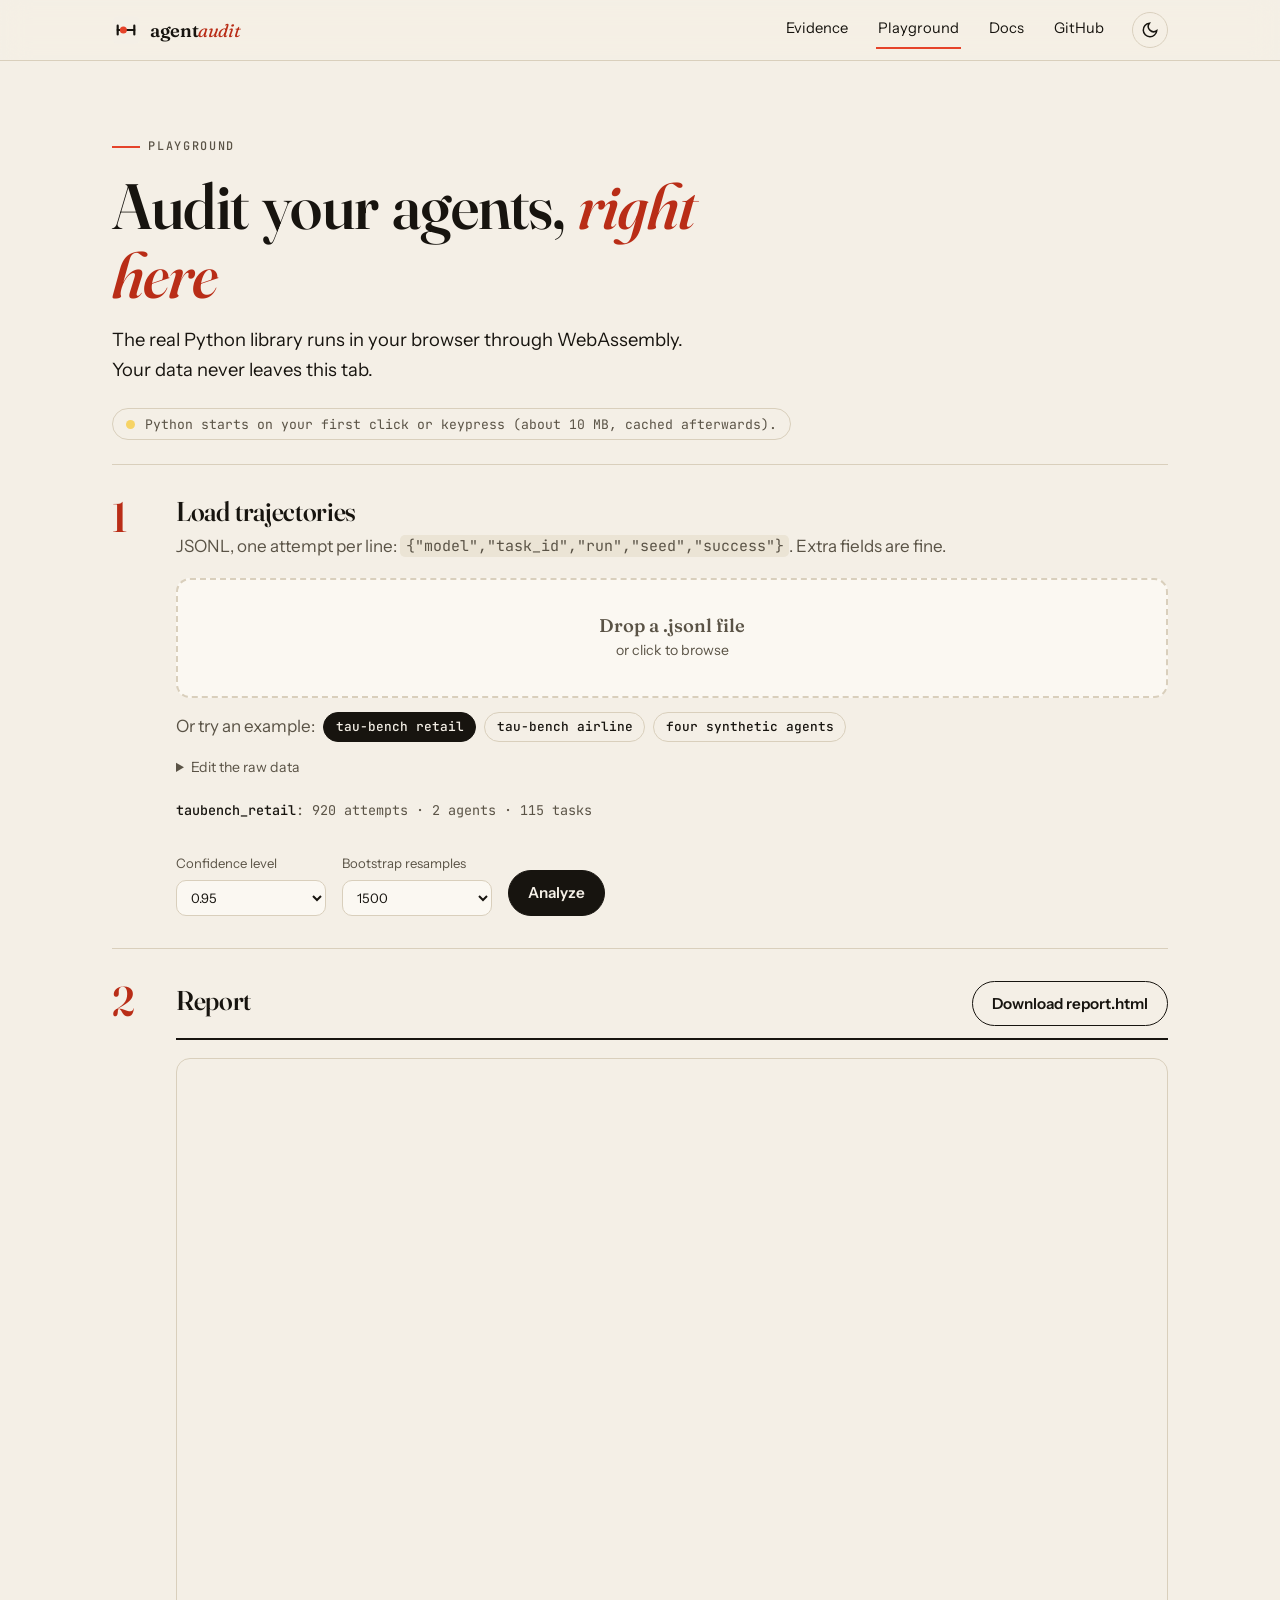
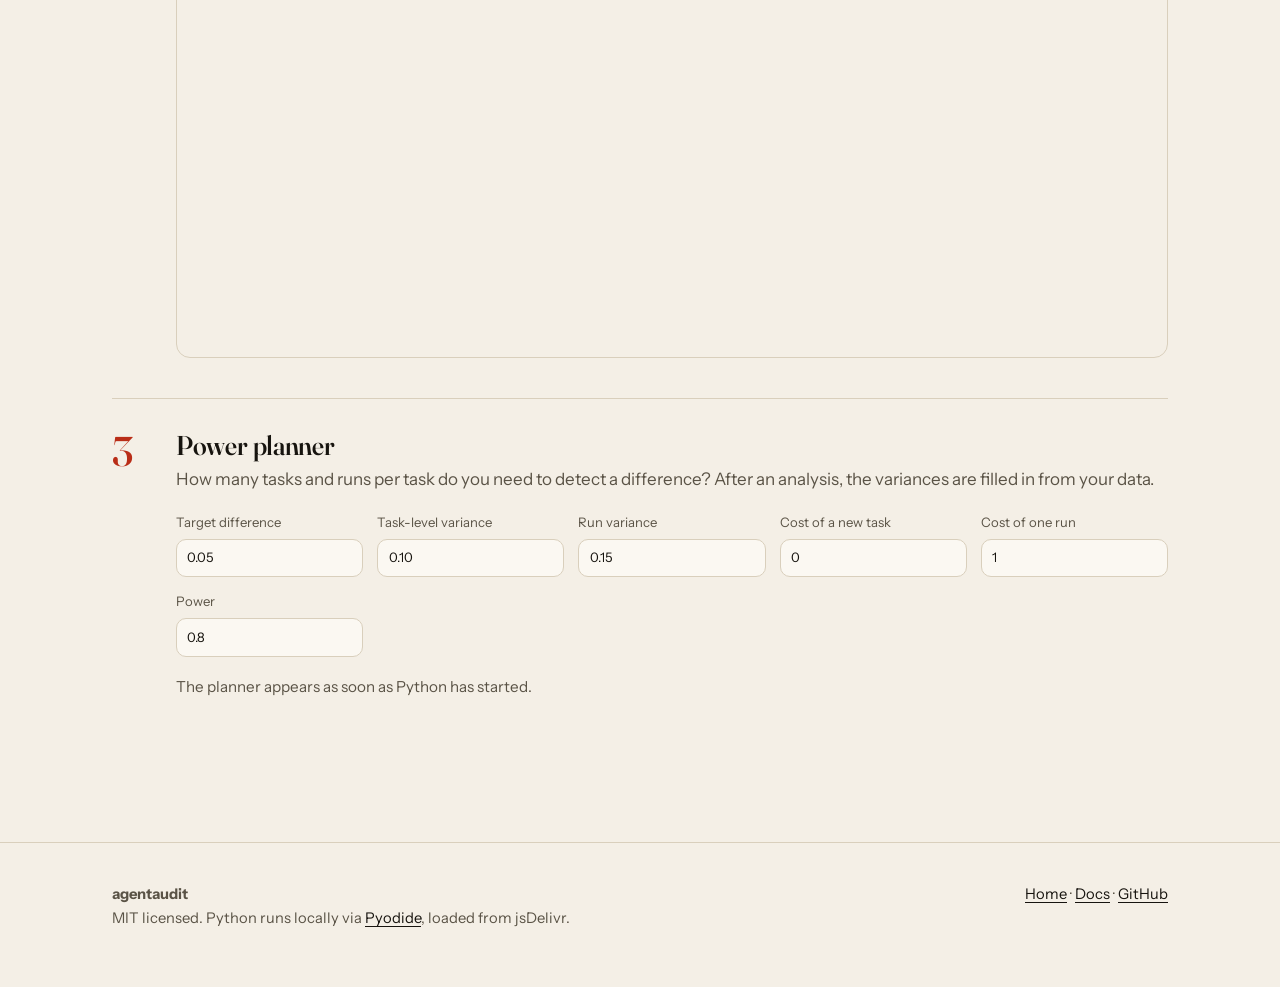
<file: web/playground/index.html>
<!doctype html>
<html lang="en">
<head>
<meta charset="utf-8">
<meta name="viewport" content="width=device-width,initial-scale=1">
<title>Playground · AgentAudit</title>
<meta name="description" content="Upload agent trajectories and get confidence intervals, variance decomposition, ranking uncertainty and a power plan. The real Python library runs in your browser through WebAssembly; nothing is uploaded.">
<meta name="theme-color" content="#f4efe6" media="(prefers-color-scheme: light)">
<meta name="theme-color" content="#12100d" media="(prefers-color-scheme: dark)">
<link rel="icon" href="../assets/mark.svg" type="image/svg+xml">
<meta property="og:title" content="AgentAudit playground">
<meta property="og:description" content="Audit your agents in the browser. The exact Python library, via WebAssembly. Nothing leaves your machine.">
<meta property="og:image" content="https://fragompul.github.io/agentaudit/assets/og.png">
<link rel="preload" href="../fonts/fraunces-latin-opsz-normal.woff2" as="font" type="font/woff2" crossorigin>
<link rel="preload" href="../fonts/fraunces-latin-opsz-italic.woff2" as="font" type="font/woff2" crossorigin>
<link rel="stylesheet" href="../css/tokens.css">
<link rel="stylesheet" href="../css/base.css">
<link rel="stylesheet" href="../css/playground.css">
<script>try{var t=localStorage.getItem("aa-theme");if(t)document.documentElement.dataset.theme=t}catch(e){}</script>
</head>
<body>
<a class="skip" href="#main">Skip to content</a>
<header class="site-head">
  <div class="wrap">
    <a class="brand" href="../"><img src="../assets/mark.svg" alt="" width="28" height="28"><span>agent<b>audit</b></span></a>
    <nav aria-label="Primary">
      <a class="hide-s" href="../#evidence">Evidence</a>
      <a href="./" aria-current="page">Playground</a>
      <a href="../docs/">Docs</a>
      <a class="hide-s" href="https://github.com/fragompul/agentaudit">GitHub</a>
      <button class="icon-btn" id="theme" type="button" aria-label="Toggle colour theme"><svg width="18" height="18" viewBox="0 0 24 24" fill="none" stroke="currentColor" stroke-width="2" stroke-linecap="round"><path d="M21 12.8A9 9 0 1 1 11.2 3a7 7 0 0 0 9.8 9.8z"/></svg></button>
    </nav>
  </div>
</header>

<main id="main" class="wrap">
  <section class="intro">
    <p class="eyebrow">Playground</p>
    <h1>Audit your agents, <em>right here</em></h1>
    <p class="lede">The real Python library runs in your browser through WebAssembly. Your data never leaves this tab.</p>
    <p class="engine" id="engine" role="status" aria-live="polite"><span class="dot" aria-hidden="true"></span><span id="status">Python starts on your first click or keypress (about 10 MB, cached afterwards).</span></p>
  </section>

  <section class="step" aria-labelledby="s1">
    <div class="step-n" aria-hidden="true">1</div>
    <div class="step-b">
      <h2 id="s1">Load trajectories</h2>
      <p class="muted">JSONL, one attempt per line: <code>{"model","task_id","run","seed","success"}</code>. Extra fields are fine.</p>
      <label class="drop" id="drop" tabindex="0">
        <input id="file" type="file" accept=".jsonl,.json,.txt" hidden>
        <strong>Drop a .jsonl file</strong>
        <span>or click to browse</span>
      </label>
      <div class="chips" role="group" aria-label="Examples">
        <span class="muted">Or try an example:</span>
        <button class="chip" type="button" data-example="taubench_retail">tau-bench retail</button>
        <button class="chip" type="button" data-example="taubench_airline">tau-bench airline</button>
        <button class="chip" type="button" data-example="synthetic">four synthetic agents</button>
      </div>
      <details class="raw">
        <summary>Edit the raw data</summary>
        <textarea id="data" rows="7" spellcheck="false" placeholder="paste JSONL here" aria-label="Trajectories JSONL"></textarea>
      </details>
      <p class="summary" id="summary" aria-live="polite"></p>
      <div class="controls">
        <label>Confidence level
          <select id="level"><option>0.95</option><option>0.90</option><option>0.99</option></select>
        </label>
        <label>Bootstrap resamples
          <select id="nboot"><option>1000</option><option selected>1500</option><option>4000</option></select>
        </label>
        <button class="btn primary" id="analyze" type="button" disabled>Analyze</button>
      </div>
    </div>
  </section>

  <section class="step" id="output" aria-labelledby="s2" hidden>
    <div class="step-n" aria-hidden="true">2</div>
    <div class="step-b">
      <div class="head-row">
        <h2 id="s2">Report</h2>
        <button class="btn" id="download" type="button">Download report.html</button>
      </div>
      <div class="kpis" id="kpis"></div>
      <iframe id="report" title="AgentAudit report"></iframe>
    </div>
  </section>

  <section class="step" id="power" aria-labelledby="s3">
    <div class="step-n" aria-hidden="true">3</div>
    <div class="step-b">
      <h2 id="s3">Power planner</h2>
      <p class="muted">How many tasks and runs per task do you need to detect a difference? After an analysis, the variances are filled in from your data.</p>
      <div class="grid">
        <label>Target difference<input id="p-delta" type="number" step="0.01" value="0.05"></label>
        <label>Task-level variance<input id="p-tv" type="number" step="0.01" value="0.10"></label>
        <label>Run variance<input id="p-rv" type="number" step="0.01" value="0.15"></label>
        <label>Cost of a new task<input id="p-ct" type="number" step="1" value="0"></label>
        <label>Cost of one run<input id="p-cr" type="number" step="1" value="1"></label>
        <label>Power<input id="p-pw" type="number" step="0.05" value="0.8"></label>
      </div>
      <div id="power-out" aria-live="polite"><p class="muted power-note">The planner appears as soon as Python has started.</p></div>
    </div>
  </section>
</main>

<footer class="site-foot">
  <div class="wrap">
    <div><strong>agentaudit</strong><br>MIT licensed. Python runs locally via <a href="https://pyodide.org">Pyodide</a>, loaded from jsDelivr.</div>
    <div><a href="../">Home</a> · <a href="../docs/">Docs</a> · <a href="https://github.com/fragompul/agentaudit">GitHub</a></div>
  </div>
</footer>
<script type="module" src="../js/playground.js"></script>
</body>
</html>
</file>
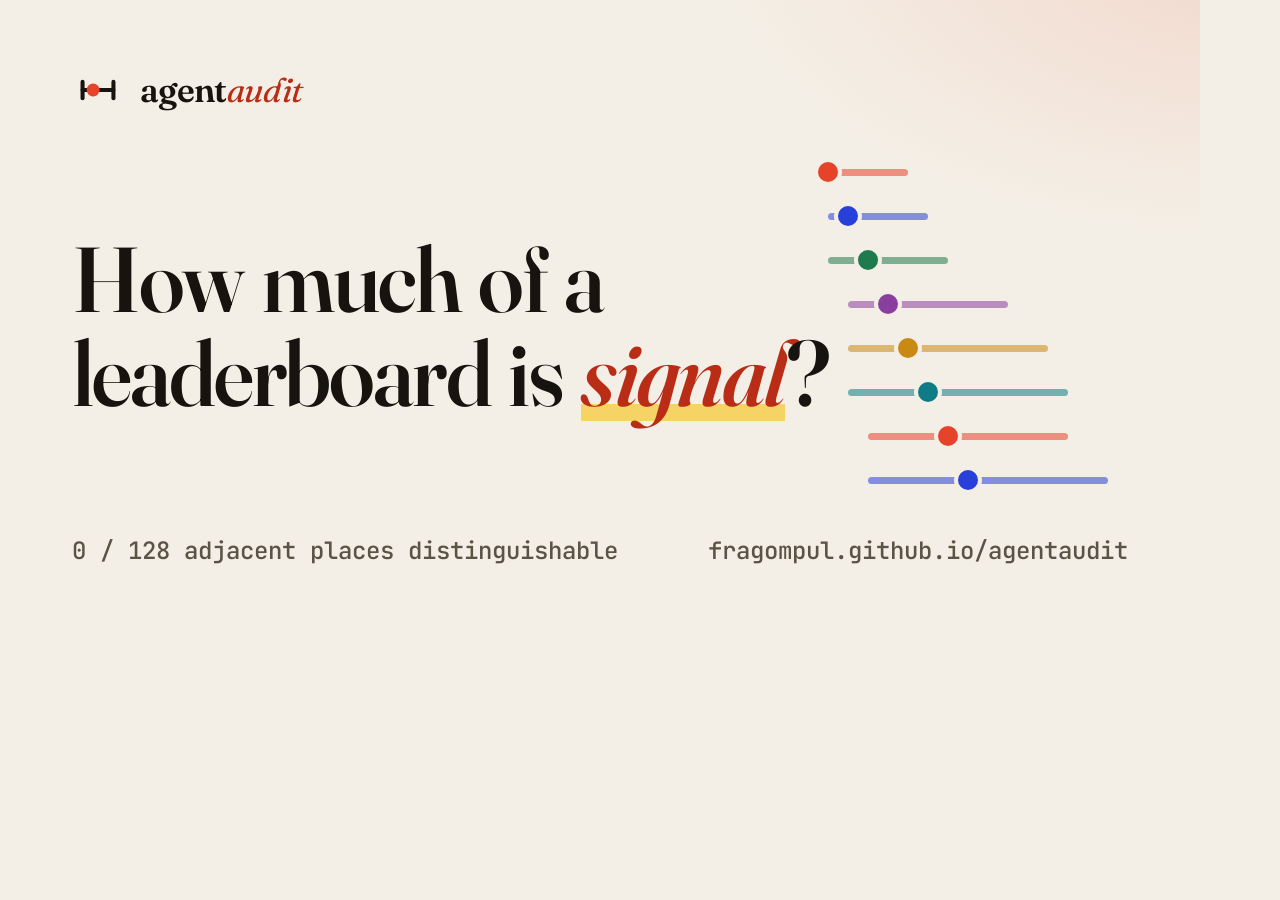
<file: web/assets/og.html>
<!doctype html>
<html><head><meta charset="utf-8">
<link rel="stylesheet" href="../css/tokens.css">
<style>
html,body{margin:0;width:1200px;height:630px;background:#f4efe6;color:#17140f;overflow:hidden;font-family:"Instrument Sans",sans-serif}
.card{position:relative;width:1200px;height:630px;box-sizing:border-box;padding:64px 72px;display:flex;flex-direction:column;justify-content:space-between;background:
 radial-gradient(900px 500px at 105% -10%,rgba(229,67,42,.14),transparent 60%),#f4efe6}
.brand{display:flex;align-items:center;gap:16px;font:600 34px "Fraunces",serif;letter-spacing:-.02em}
.brand img{width:52px;height:52px}
.brand i{font-weight:400;color:#b92d17}
h1{font:560 92px/1.02 "Fraunces",serif;letter-spacing:-.02em;word-spacing:.06em;margin:0;max-width:760px;font-variation-settings:"opsz" 144}
h1 em{color:#b92d17;background:linear-gradient(transparent 78%,#f6d365 78% 93%,transparent 93%)}
.foot{display:flex;justify-content:space-between;font:500 24px "JetBrains Mono",monospace;color:#5a5346}
.chart{position:absolute;right:72px;top:150px;width:300px}
.r{position:relative;height:44px}
.r i{position:absolute;top:19px;height:7px;border-radius:4px;opacity:.55}
.r b{position:absolute;top:12px;width:20px;height:20px;border-radius:50%;margin-left:-10px;box-shadow:0 0 0 4px #f4efe6}
</style></head>
<body><div class="card">
<div class="brand"><img src="mark.svg" alt=""><span>agent<i>audit</i></span></div>
<h1>How much of a leaderboard is <em>signal</em>?</h1>
<div class="chart" id="chart"></div>
<div class="foot"><span>0 / 128 adjacent places distinguishable</span><span>fragompul.github.io/agentaudit</span></div>
</div>
<script>
const rows=[[1,5],[1,6],[1,7],[2,10],[2,12],[2,13],[3,13],[3,15]],cols=["#e5432a","#2740d9","#1f7a4d","#8a3f9e","#c98a14","#0e7c86","#e5432a","#2740d9"];
document.getElementById("chart").innerHTML=rows.map(([a,b],i)=>`<div class="r"><i style="left:${(a-1)/15*100}%;width:${(b-a)/15*100}%;background:${cols[i]}"></i><b style="left:${i/15*100}%;background:${cols[i]}"></b></div>`).join("");
</script></body></html>
</file>
<file: web/css/tokens.css>
/* AgentAudit design tokens: warm paper, ink, vermilion. Editorial, but with an instrument's precision. */
@font-face{font-family:"Fraunces";src:url("../fonts/fraunces-latin-opsz-normal.woff2") format("woff2");font-weight:100 900;font-style:normal;font-display:swap}
@font-face{font-family:"Fraunces";src:url("../fonts/fraunces-latin-opsz-italic.woff2") format("woff2");font-weight:100 900;font-style:italic;font-display:swap}
@font-face{font-family:"Instrument Sans";src:url("../fonts/instrument-sans-latin-wght-normal.woff2") format("woff2");font-weight:400 700;font-style:normal;font-display:swap}
@font-face{font-family:"JetBrains Mono";src:url("../fonts/jetbrains-mono-latin-400-normal.woff2") format("woff2");font-weight:400;font-display:swap}
@font-face{font-family:"JetBrains Mono";src:url("../fonts/jetbrains-mono-latin-500-normal.woff2") format("woff2");font-weight:500;font-display:swap}

:root{
  color-scheme:light dark;
  --paper:#f4efe6; --paper-2:#ebe4d5; --card:#fbf8f2;
  --ink:#17140f; --ink-2:#5a5346; --rule:#d9cfbc;
  --accent:#e5432a; --accent-ink:#b92d17; --blue:#2740d9; --lemon:#f6d365;
  --s1:#e5432a; --s2:#2740d9; --s3:#1f7a4d; --s4:#8a3f9e; --s5:#c98a14; --s6:#0e7c86; --s7:#6b6459;
  --serif:"Fraunces",Georgia,"Times New Roman",serif;
  --sans:"Instrument Sans",system-ui,-apple-system,"Segoe UI",sans-serif;
  --mono:"JetBrains Mono",ui-monospace,"SF Mono",Menlo,Consolas,monospace;
  --measure:68ch; --wide:1120px; --r:14px;
}
@media (prefers-color-scheme:dark){
  :root:not([data-theme="light"]){
    --paper:#12100d; --paper-2:#1b1814; --card:#17140f;
    --ink:#f1ebdf; --ink-2:#a79f90; --rule:#332d25;
    --accent:#ff6a4d; --accent-ink:#ff8a72; --blue:#8d9bff; --lemon:#d9b13b;
    --s1:#ff6a4d; --s2:#8d9bff; --s3:#4fc58a; --s4:#c58bd9; --s5:#e0a93a; --s6:#4fc0cb; --s7:#a79f90;
  }
}
:root[data-theme="dark"]{
  --paper:#12100d; --paper-2:#1b1814; --card:#17140f;
  --ink:#f1ebdf; --ink-2:#a79f90; --rule:#332d25;
  --accent:#ff6a4d; --accent-ink:#ff8a72; --blue:#8d9bff; --lemon:#d9b13b;
  --s1:#ff6a4d; --s2:#8d9bff; --s3:#4fc58a; --s4:#c58bd9; --s5:#e0a93a; --s6:#4fc0cb; --s7:#a79f90;
}
</file>
<file: web/css/base.css>
*,*::before,*::after{box-sizing:border-box}
html{-webkit-text-size-adjust:100%;scroll-behavior:smooth}
@media (prefers-reduced-motion:reduce){html{scroll-behavior:auto}*{animation:none!important;transition:none!important}}
body{margin:0;background:var(--paper);color:var(--ink);font:400 17px/1.6 var(--sans);font-feature-settings:"ss01","kern";-webkit-font-smoothing:antialiased}
::selection{background:var(--lemon);color:#17140f}
img,svg{max-width:100%;display:block}
a{color:var(--accent-ink);text-decoration-thickness:1px;text-underline-offset:3px}
a:hover{text-decoration-thickness:2px}
:focus-visible{outline:2px solid var(--blue);outline-offset:3px;border-radius:4px}
h1,h2,h3{font-family:var(--serif);font-weight:560;line-height:1.08;letter-spacing:-.012em;word-spacing:.06em;margin:0;font-variation-settings:"opsz" 96}
h1{font-size:clamp(2.6rem,7vw,5.4rem)}
h2{font-size:clamp(1.9rem,4vw,3rem)}
h3{font-size:1.35rem;letter-spacing:-.01em;font-variation-settings:"opsz" 24}
em,.it{font-style:italic;font-variation-settings:"opsz" 144}
p{margin:0 0 1em}
code,kbd,.mono{font-family:var(--mono);font-size:.88em}
code{background:var(--paper-2);padding:.1em .38em;border-radius:5px}
.wrap{max-width:var(--wide);margin:0 auto;padding:0 clamp(16px,4vw,32px)}
.eyebrow{font:500 .74rem/1 var(--mono);letter-spacing:.14em;text-transform:uppercase;color:var(--ink-2);display:flex;gap:.7em;align-items:center}
.eyebrow::before{content:"";width:28px;height:2px;background:var(--accent)}
.muted{color:var(--ink-2)}
.skip{position:absolute;left:-999px;top:8px;background:var(--ink);color:var(--paper);padding:8px 14px;border-radius:8px;z-index:100}
.skip:focus{left:8px}

/* header */
.site-head{position:sticky;top:0;z-index:50;backdrop-filter:saturate(1.4) blur(14px);background:color-mix(in srgb,var(--paper) 82%,transparent);border-bottom:1px solid var(--rule)}
.site-head .wrap{display:flex;align-items:center;gap:20px;height:60px}
.brand{display:flex;align-items:center;gap:10px;color:var(--ink);text-decoration:none;font:600 1.15rem var(--serif);letter-spacing:-.02em}
.brand img{width:28px;height:28px}
.brand b{font-weight:400;font-style:italic;color:var(--accent-ink)}
.site-head nav{margin-left:auto;display:flex;gap:clamp(10px,2.4vw,26px);align-items:center;font-size:.92rem}
.site-head nav a{color:var(--ink);text-decoration:none;padding:6px 2px;border-bottom:2px solid transparent}
.site-head nav a:hover,.site-head nav a[aria-current]{border-color:var(--accent)}
.icon-btn{appearance:none;background:none;border:1px solid var(--rule);color:var(--ink);width:36px;height:36px;border-radius:50%;cursor:pointer;display:grid;place-items:center}
.icon-btn:hover{border-color:var(--ink)}
@media (max-width:640px){.site-head nav .hide-s{display:none}}

/* buttons */
.btn{display:inline-flex;gap:.55em;align-items:center;font:600 .95rem var(--sans);padding:.8em 1.25em;border-radius:999px;border:1.5px solid var(--ink);color:var(--ink);background:transparent;text-decoration:none;cursor:pointer;transition:transform .15s,background .15s,color .15s}
.btn:hover{transform:translateY(-2px);text-decoration:none}
.btn.primary{background:var(--ink);color:var(--paper)}
.btn.primary:hover{background:var(--accent);border-color:var(--accent);color:#fff}
.btn[disabled]{opacity:.45;cursor:not-allowed;transform:none}

/* footer */
.site-foot{border-top:1px solid var(--rule);margin-top:96px;padding:40px 0 56px;color:var(--ink-2);font-size:.92rem}
.site-foot .wrap{display:flex;flex-wrap:wrap;gap:16px 40px;justify-content:space-between}
.site-foot a{color:var(--ink)}
</file>
<file: web/css/playground.css>
.intro{padding:clamp(40px,7vw,80px) 0 24px}
.intro h1{font-size:clamp(2.2rem,5.5vw,4rem);margin:18px 0 16px;max-width:16ch}
.intro h1 em{color:var(--accent-ink)}
.lede{font-size:1.15rem;max-width:48ch}
.engine{display:inline-flex;gap:10px;align-items:center;font:.82rem var(--mono);color:var(--ink-2);border:1px solid var(--rule);border-radius:999px;padding:.5em 1em;margin:6px 0 0}
.engine .dot{width:9px;height:9px;border-radius:50%;background:var(--lemon);animation:pulse 1.2s infinite}
.engine.ready .dot{background:var(--s3);animation:none}
.engine.err .dot{background:var(--accent);animation:none}
@keyframes pulse{50%{opacity:.25}}

.step{display:grid;grid-template-columns:56px minmax(0,1fr);gap:8px;padding:32px 0;border-top:1px solid var(--rule)}
.step-n{font:560 2.6rem/1 var(--serif);color:var(--accent-ink);font-variation-settings:"opsz" 144}
.step h2{font-size:1.7rem;margin-bottom:6px}
@media (max-width:620px){.step{grid-template-columns:1fr}.step-n{font-size:1.8rem}}

.drop{display:grid;place-items:center;gap:2px;text-align:center;padding:34px 20px;margin:18px 0 14px;border:2px dashed var(--rule);border-radius:var(--r);background:var(--card);cursor:pointer;transition:border-color .15s,background .15s}
.drop:hover,.drop.over,.drop:focus-visible{border-color:var(--accent);background:color-mix(in srgb,var(--accent) 7%,var(--card))}
.drop strong{font:560 1.15rem var(--serif)}
.drop span{font-size:.88rem;color:var(--ink-2)}
.chips{display:flex;flex-wrap:wrap;gap:8px;align-items:center;margin-bottom:14px}
.chip{appearance:none;font:500 .8rem var(--mono);background:transparent;color:var(--ink);border:1px solid var(--rule);padding:.45em .9em;border-radius:999px;cursor:pointer}
.chip:hover{border-color:var(--ink)}
.chip[aria-pressed="true"]{background:var(--ink);color:var(--paper);border-color:var(--ink)}
.raw summary{cursor:pointer;font-size:.88rem;color:var(--ink-2);margin-bottom:8px}
textarea,select,input[type=number]{font:inherit;color:var(--ink);background:var(--card);border:1px solid var(--rule);border-radius:10px;padding:.6em .8em;width:100%}
textarea{font:.78rem/1.5 var(--mono);resize:vertical}
:is(textarea,select,input):focus-visible{outline:2px solid var(--blue);outline-offset:1px}
label{display:flex;flex-direction:column;gap:6px;font-size:.82rem;color:var(--ink-2)}
.summary{font:.84rem var(--mono);color:var(--ink-2);min-height:3em;margin:14px 0 4px}
.summary b{color:var(--ink);font-weight:500}
.controls{display:flex;flex-wrap:wrap;gap:16px;align-items:end;margin-top:12px}
.controls label{min-width:150px}
.grid{display:grid;grid-template-columns:repeat(auto-fit,minmax(160px,1fr));gap:14px;margin:18px 0}

.head-row{display:flex;flex-wrap:wrap;gap:12px;align-items:center;justify-content:space-between;margin-bottom:12px}
.kpis{display:grid;grid-template-columns:repeat(auto-fit,minmax(150px,1fr));gap:0;border-top:2px solid var(--ink);margin-bottom:18px}
.kpi{padding:14px 16px 14px 0}
.kpi b{display:block;font:560 2rem/1.1 var(--serif);letter-spacing:-.03em;color:var(--accent-ink)}
.kpi span{font-size:.78rem;color:var(--ink-2)}
iframe{width:100%;height:900px;border:1px solid var(--rule);border-radius:var(--r);background:var(--paper)}

#power-out table{width:100%;border-collapse:collapse;font-size:.92rem}
#power-out th{font:500 .7rem var(--mono);letter-spacing:.08em;text-transform:uppercase;color:var(--ink-2);text-align:left;padding:8px 8px 8px 0;border-bottom:2px solid var(--ink)}
#power-out td{padding:10px 8px 10px 0;border-bottom:1px solid var(--rule);font-family:var(--mono)}
#power-out tr.best td{background:color-mix(in srgb,var(--lemon) 35%,transparent)}
#power-out .meter{display:block;height:8px;border-radius:4px;background:var(--accent);min-width:3px}
.power-note{margin-top:16px;font-size:.95rem}
.power-note b{font-family:var(--mono);font-weight:500}
</file>
